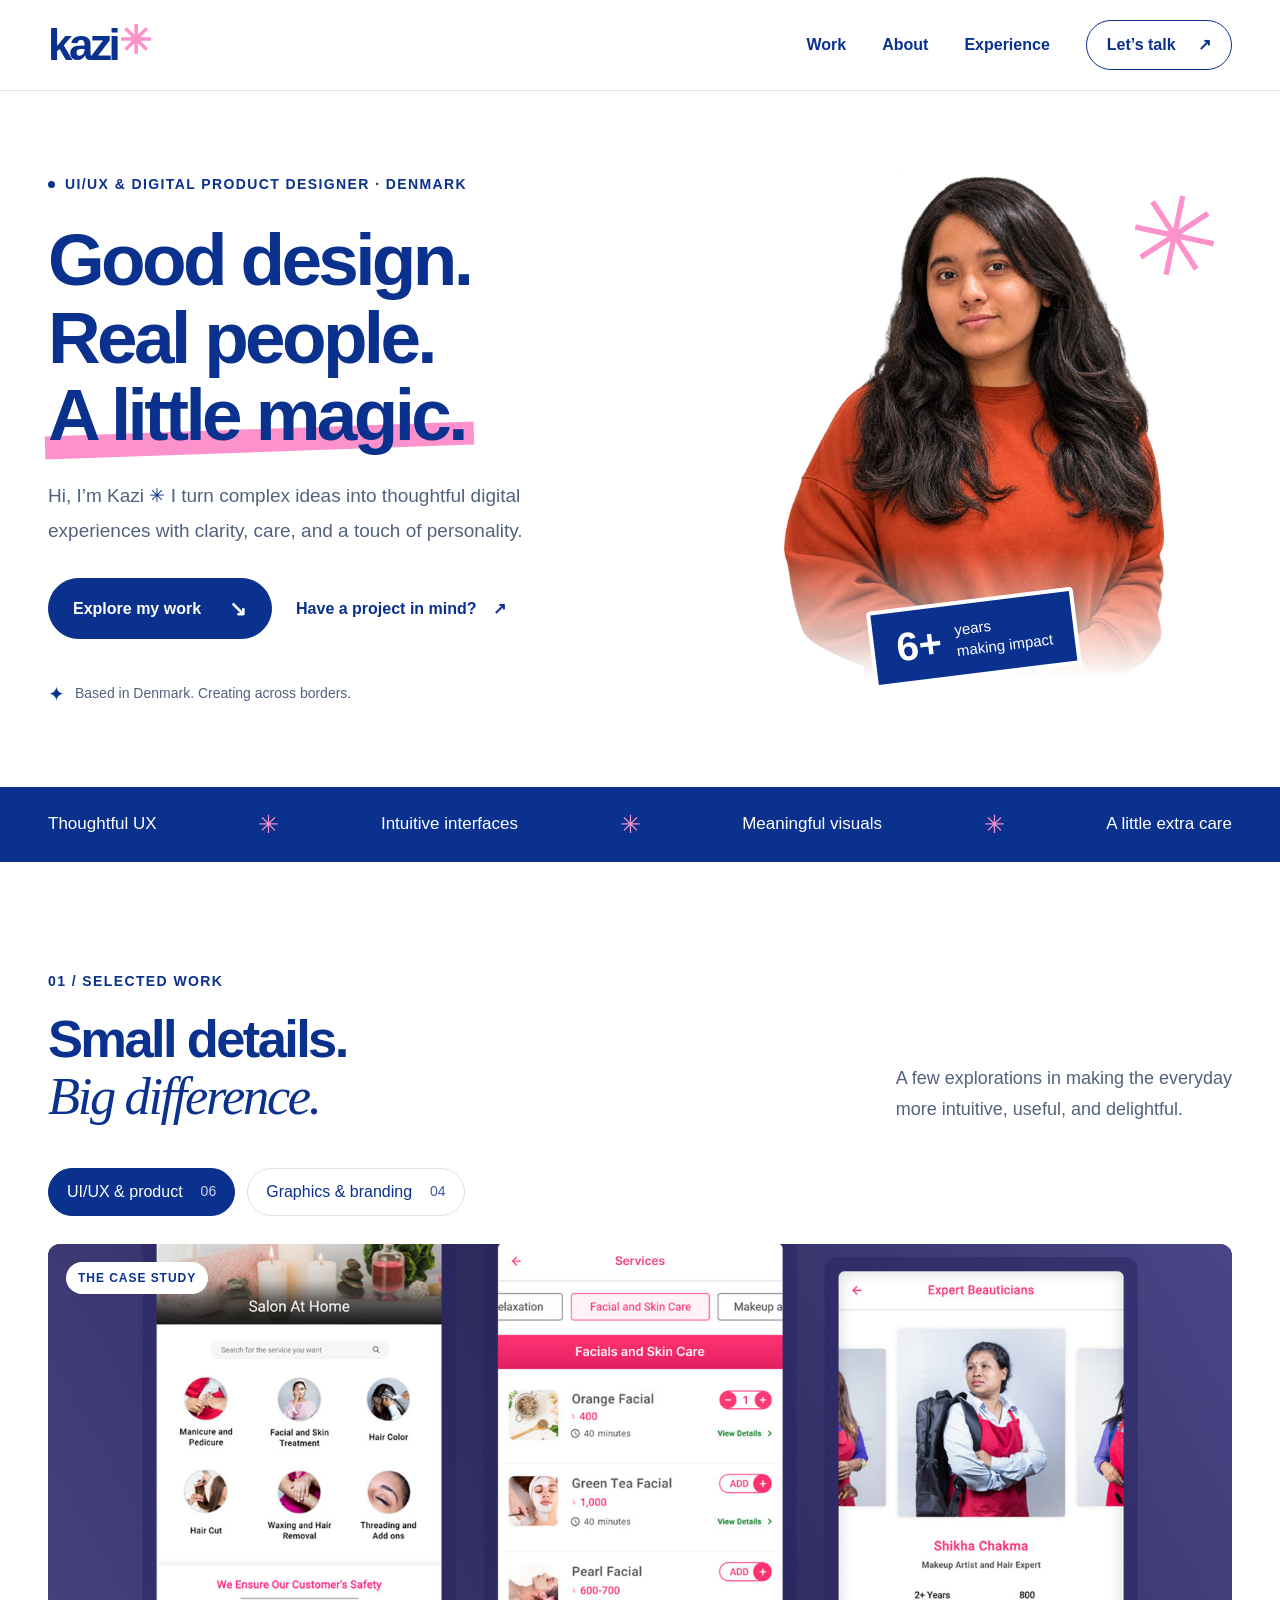
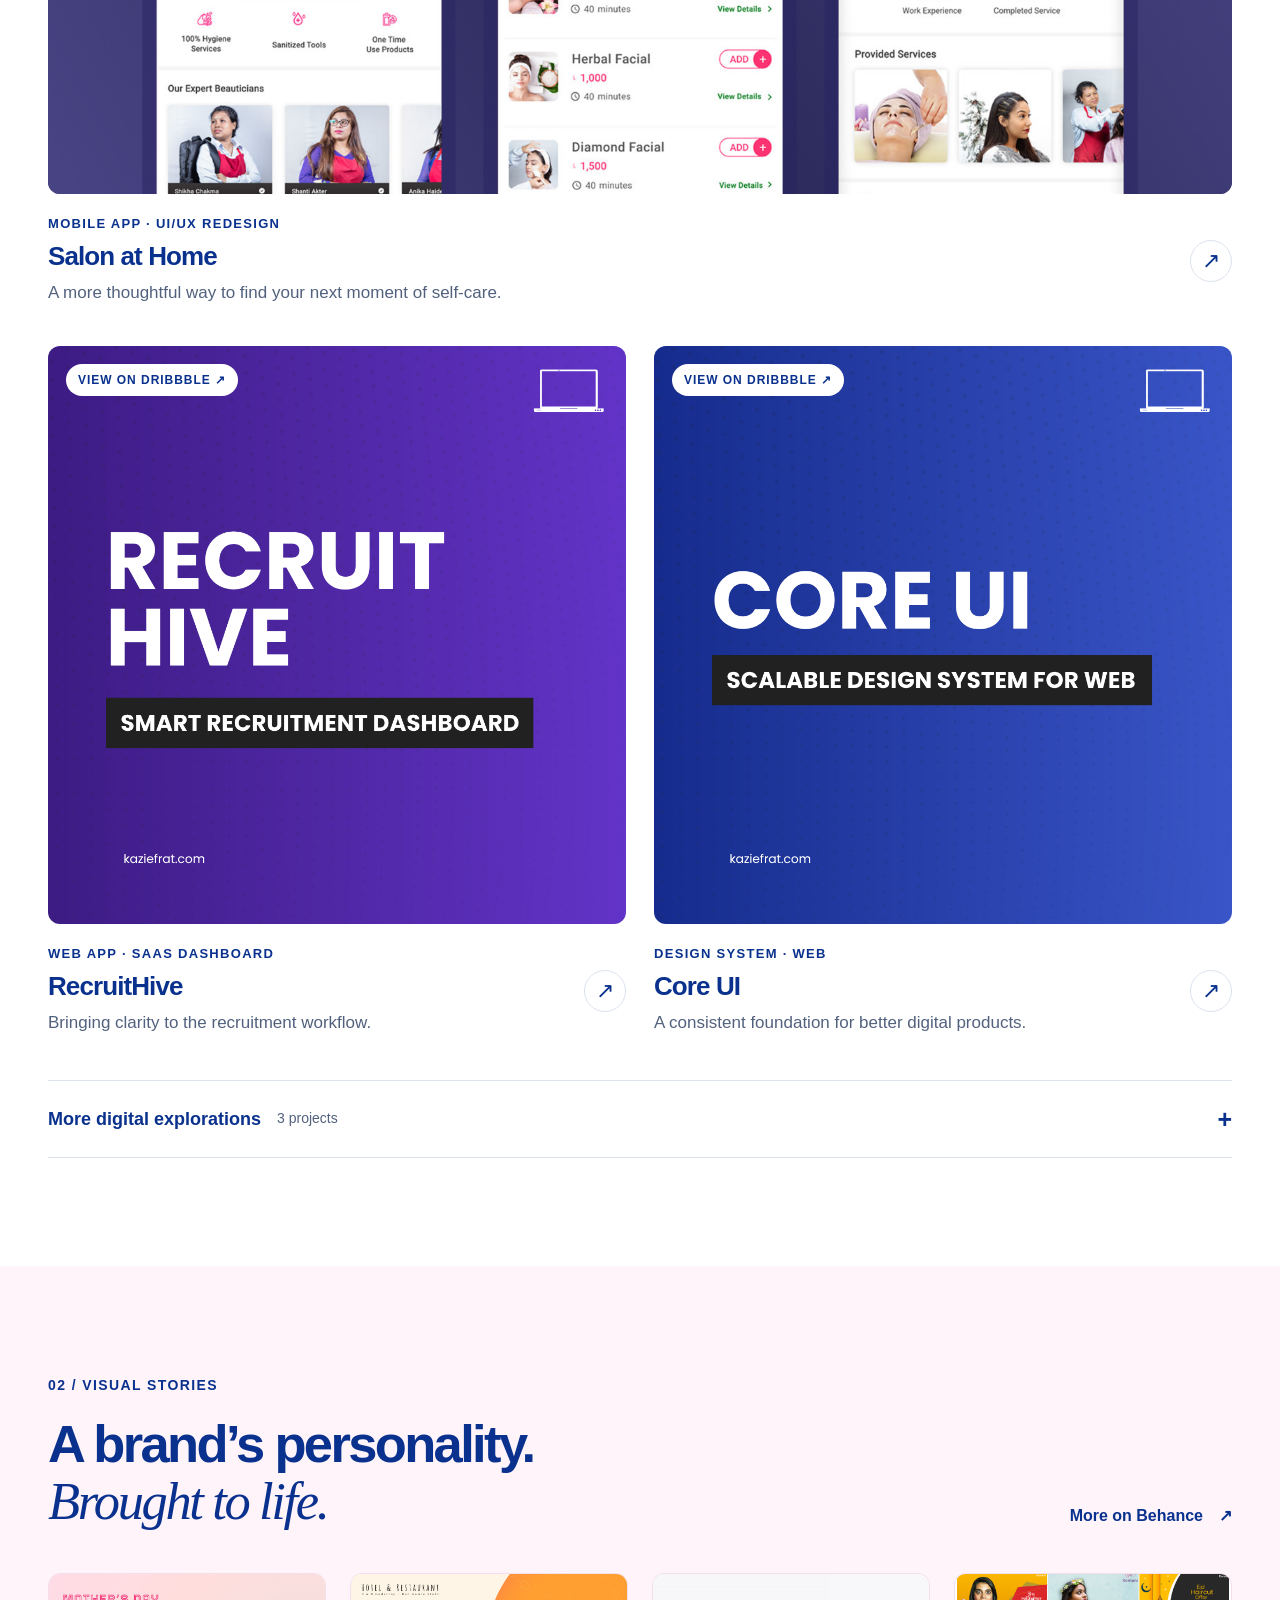
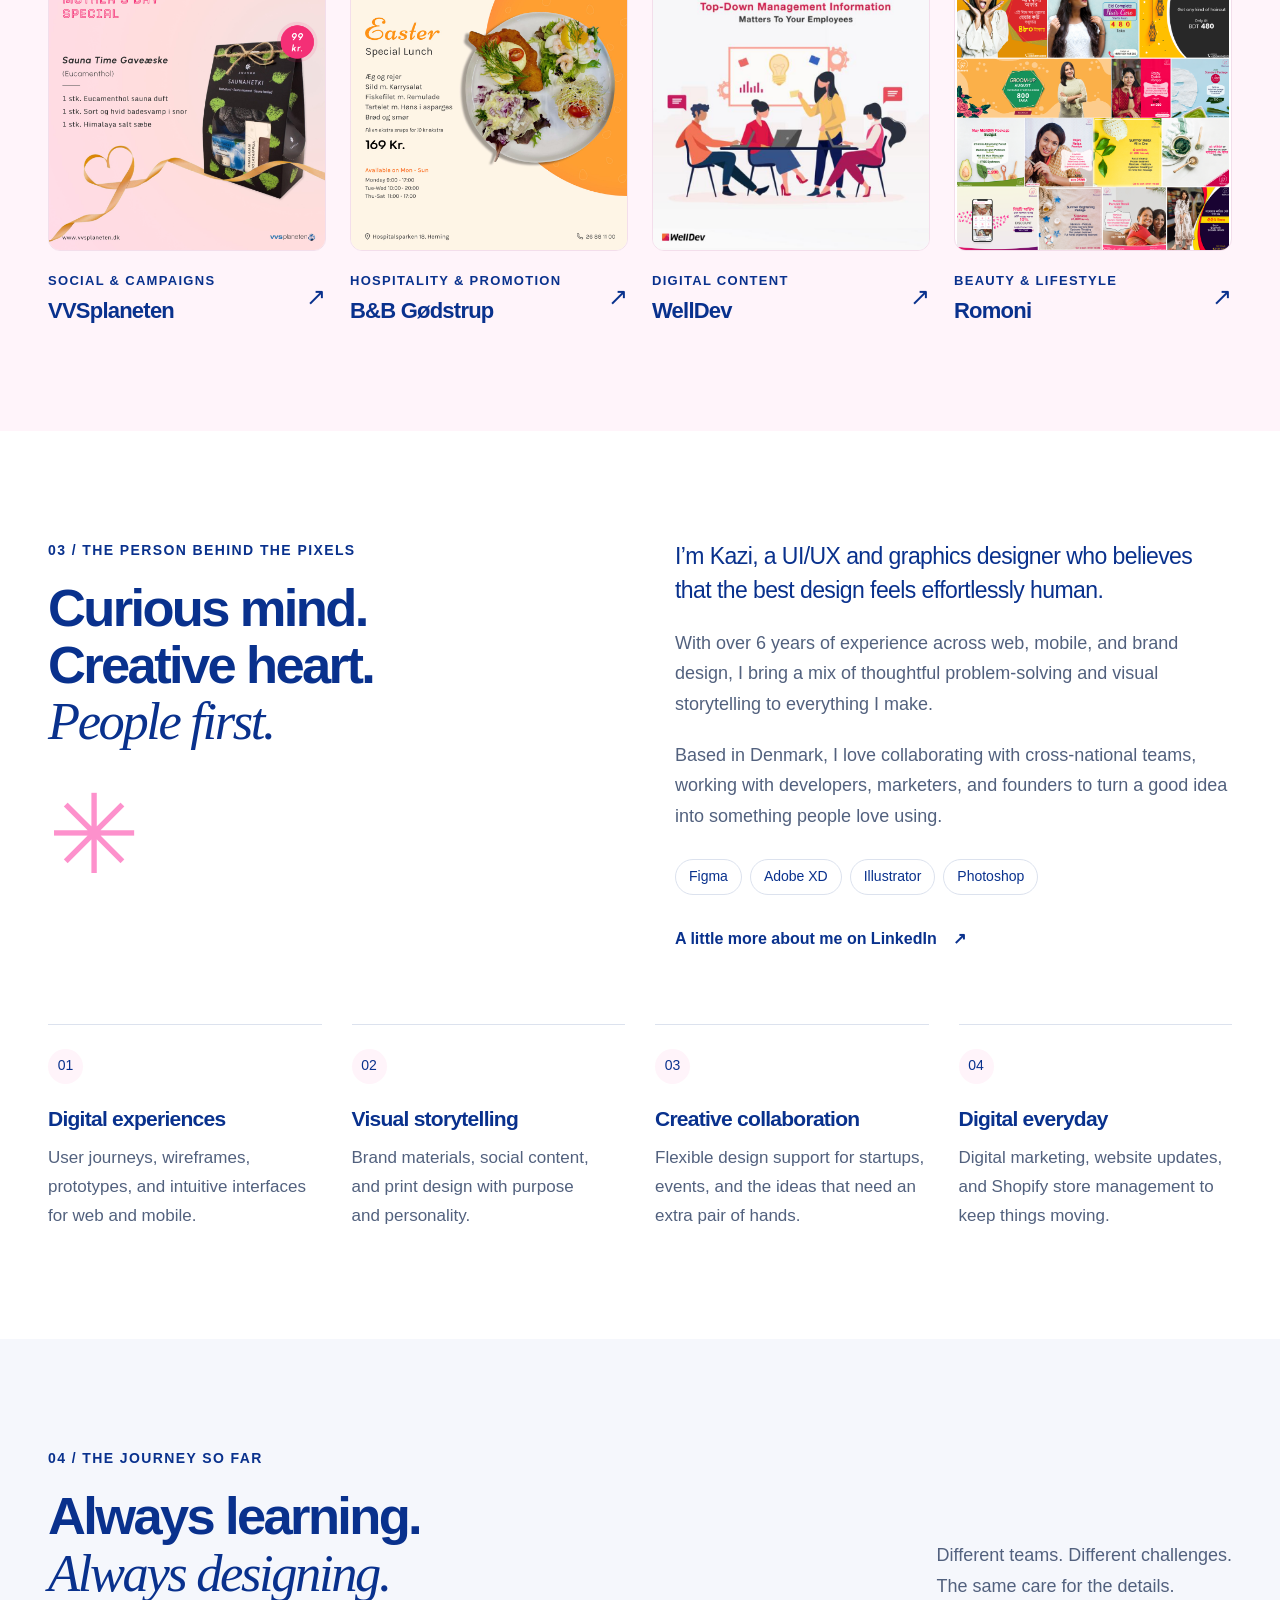
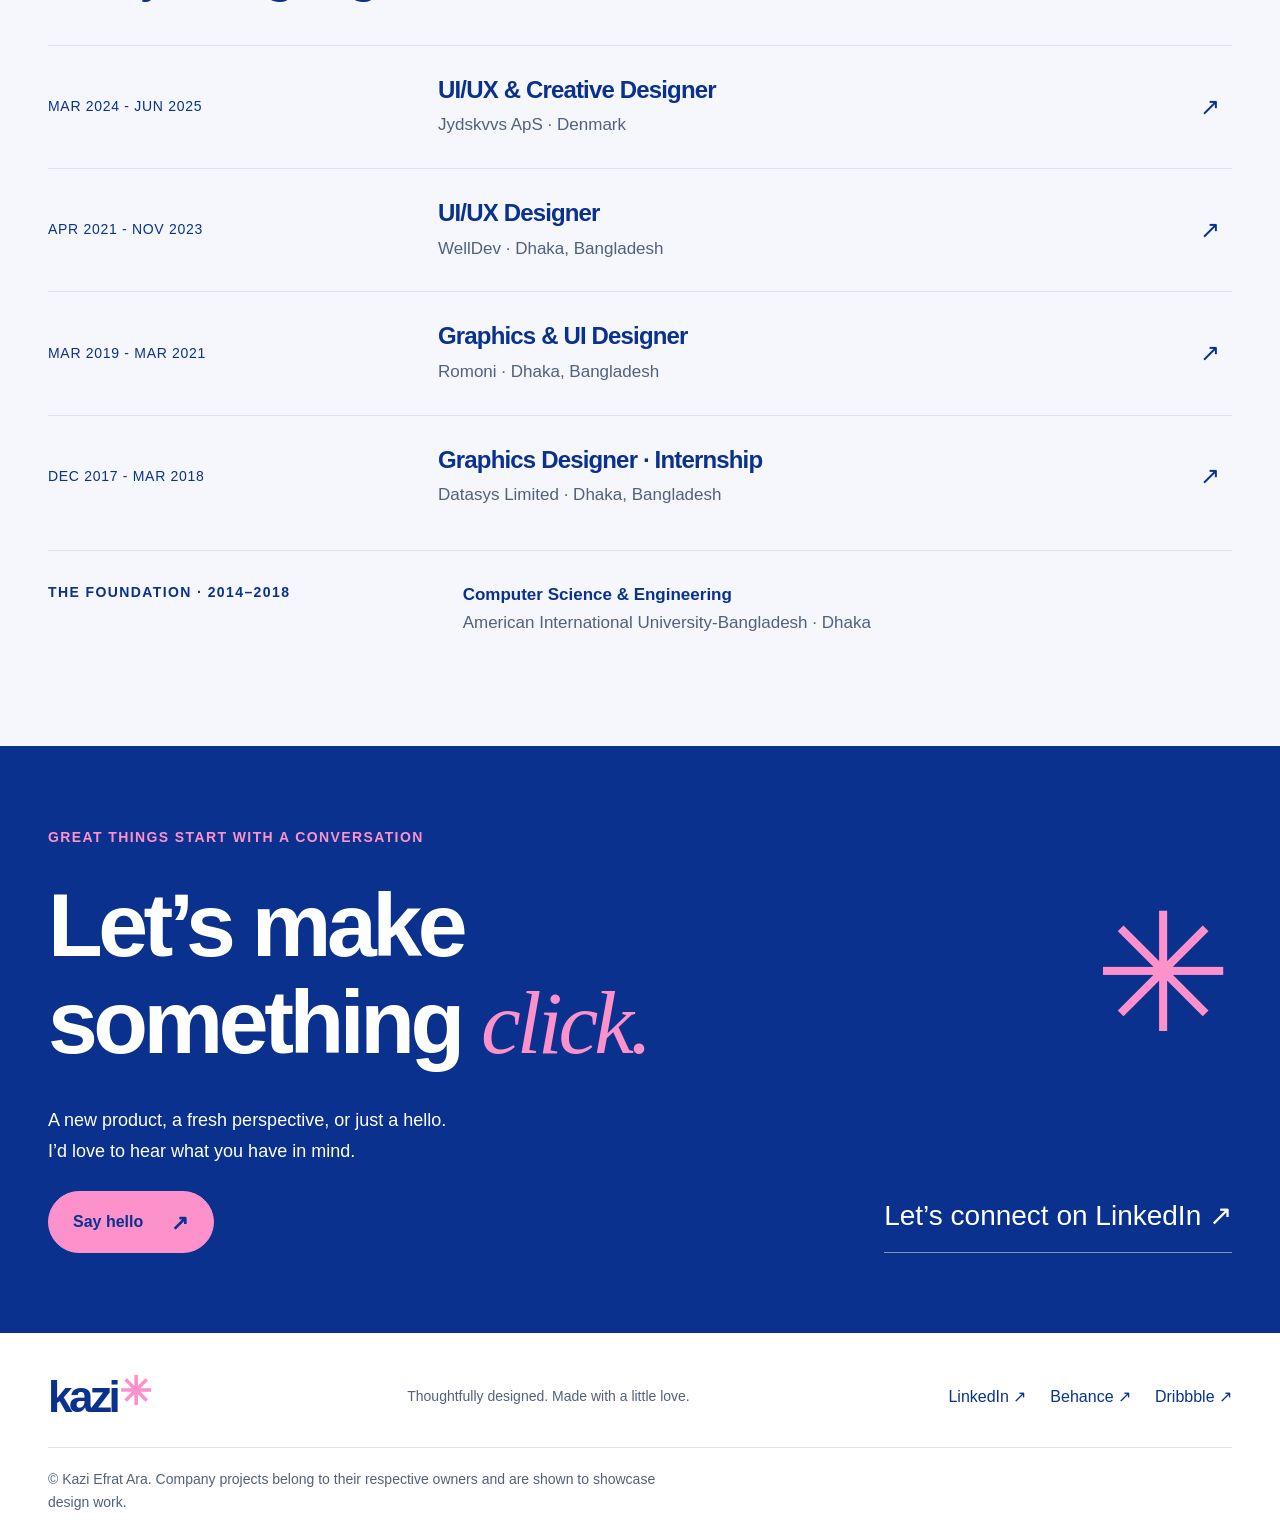
<file: index.html>
<!DOCTYPE html>
<html lang="en">
<head>
    <meta charset="UTF-8">
    <meta name="viewport" content="width=device-width, initial-scale=1">
    <meta name="description" content="Kazi Efrat Ara, UI/UX, product and visual designer based in Denmark. Thoughtful digital experiences with a little personality.">
    <meta name="author" content="Kazi Efrat Ara">
    <meta name="theme-color" content="#09318D">
    <meta property="og:title" content="Kazi Efrat Ara | Design with people in mind">
    <meta property="og:description" content="Explore my work in UI/UX, product design and brand storytelling. Based in Denmark, creating across borders.">
    <meta property="og:image" content="https://kaziefrat.com/assets/images/kazi-efrat-portrait.jpeg">
    <meta property="og:url" content="https://kaziefrat.com/">
    <meta property="og:type" content="website">
    <meta name="twitter:card" content="summary_large_image">
    <link rel="canonical" href="https://kaziefrat.com/">
    <link rel="icon" href="assets/images/favicon.ico">
    <link rel="stylesheet" href="assets/css/portfolio.css">
    <title>Kazi Efrat Ara | UI/UX & Visual Designer</title>
</head>
<body>
    <a class="skip-link" href="#main">Skip to content</a>
    <header class="site-header">
        <div class="container header-inner">
            <a class="wordmark" href="index.html" aria-label="Kazi home">kazi<span aria-hidden="true">✳</span></a>
            <nav aria-label="Main navigation">
                <a href="#work">Work</a>
                <a href="#about">About</a>
                <a href="#experience">Experience</a>
                <a class="nav-contact" href="https://www.linkedin.com/in/efratara/" target="_blank" rel="noopener noreferrer">Let’s talk <span aria-hidden="true">↗</span></a>
            </nav>
        </div>
    </header>

    <main id="main">
        <section class="hero container" aria-labelledby="hero-title">
            <div class="hero-copy">
                <p class="eyebrow"><span class="little-dot" aria-hidden="true"></span> UI/UX & DIGITAL PRODUCT DESIGNER · DENMARK</p>
                <h1 id="hero-title">Good design.<br>Real people.<br><span class="highlight">A little magic.</span></h1>
                <p class="hero-intro">Hi, I’m Kazi <span aria-hidden="true">✳</span> I turn complex ideas into thoughtful digital experiences with clarity, care, and a touch of personality.</p>
                <div class="hero-actions">
                    <a class="button" href="#work">Explore my work <span aria-hidden="true">↘</span></a>
                    <a class="text-link" href="#contact">Have a project in mind? <span aria-hidden="true">↗</span></a>
                </div>
                <div class="hero-footnote"><span class="tiny-star" aria-hidden="true">✦</span> Based in Denmark. Creating across borders.</div>
            </div>
            <div class="hero-art">
                <span class="art-star" aria-hidden="true">✳</span>
                <figure class="portrait">
                    <img class="hero-portrait" src="assets/images/kazi-efrat-portrait.jpeg" alt="Portrait of Kazi Efrat Ara" width="1083" height="1453" fetchpriority="high">
                    <figcaption class="experience-sticker"><strong>6+</strong><span>years<br>making impact</span></figcaption>
                </figure>
            </div>
        </section>

        <div class="discipline-strip" aria-label="Design specialties">
            <div class="container"><span>Thoughtful UX</span><span aria-hidden="true">✳</span><span>Intuitive interfaces</span><span aria-hidden="true">✳</span><span>Meaningful visuals</span><span aria-hidden="true">✳</span><span>A little extra care</span></div>
        </div>

        <section class="section container" id="work" aria-labelledby="work-title">
            <div class="section-heading">
                <div><p class="eyebrow">01 / SELECTED WORK</p><h2 id="work-title">Small details.<br><span class="serif">Big difference.</span></h2></div>
                <p>A few explorations in making the everyday<br class="desktop-break"> more intuitive, useful, and delightful.</p>
            </div>
            <div class="work-navigation" aria-label="Project categories"><a class="category-link" href="#digital">UI/UX & product <span>06</span></a><a class="category-link" href="#visual">Graphics & branding <span>04</span></a></div>
            <div class="project-grid" id="digital">
                <a class="project-card project-featured" href="romoni-portfolio.html">
                    <div class="project-image"><img src="assets/images/latest-portfolio/romoni-thumbnail.png" alt="Salon at Home app: service discovery, booking, and beautician profile screens" width="2000" height="1299" loading="lazy"><span class="image-label">THE CASE STUDY</span></div>
                    <div class="project-caption"><div><p class="eyebrow">MOBILE APP · UI/UX REDESIGN</p><h3>Salon at Home</h3><p>A more thoughtful way to find your next moment of self-care.</p></div><span class="circle-arrow" aria-hidden="true">↗</span></div>
                </a>
                <a class="project-card" href="https://dribbble.com/shots/19158637-RecruitHive-Recruitment-Dashboard" target="_blank" rel="noopener noreferrer">
                    <div class="project-image"><img src="assets/images/portfolio/recruithive.png" alt="RecruitHive smart recruitment dashboard project cover" width="1080" height="1080" loading="lazy"><span class="image-label">VIEW ON DRIBBBLE ↗</span></div>
                    <div class="project-caption"><div><p class="eyebrow">WEB APP · SAAS DASHBOARD</p><h3>RecruitHive</h3><p>Bringing clarity to the recruitment workflow.</p></div><span class="circle-arrow" aria-hidden="true">↗</span></div>
                </a>
                <a class="project-card" href="https://dribbble.com/shots/19109137-Core-UI-Design-System-for-Web" target="_blank" rel="noopener noreferrer">
                    <div class="project-image"><img src="assets/images/portfolio/core-ui.png" alt="Core UI scalable web design system project cover" width="1080" height="1080" loading="lazy"><span class="image-label">VIEW ON DRIBBBLE ↗</span></div>
                    <div class="project-caption"><div><p class="eyebrow">DESIGN SYSTEM · WEB</p><h3>Core UI</h3><p>A consistent foundation for better digital products.</p></div><span class="circle-arrow" aria-hidden="true">↗</span></div>
                </a>
            </div>
            <details class="more-work">
                <summary>More digital explorations <span class="details-hint">3 projects</span><span class="plus" aria-hidden="true">+</span></summary>
                <div class="project-grid small-grid">
                    <a class="project-card" href="https://dribbble.com/shots/14752308-Virtual-Fit" target="_blank" rel="noopener noreferrer"><div class="project-image"><img src="assets/images/portfolio/virtual-fit.png" alt="Virtual Fit product design project cover" width="1080" height="1080" loading="lazy"></div><div class="project-caption"><div><p class="eyebrow">PRODUCT DESIGN</p><h3>Virtual Fit</h3></div><span class="circle-arrow" aria-hidden="true">↗</span></div></a>
                    <a class="project-card" href="https://dribbble.com/shots/14730151-OnBeats-Music-Application" target="_blank" rel="noopener noreferrer"><div class="project-image"><img src="assets/images/portfolio/onbeats.png" alt="OnBeats music application concept cover" width="1080" height="1080" loading="lazy"></div><div class="project-caption"><div><p class="eyebrow">MOBILE APP CONCEPT</p><h3>OnBeats</h3></div><span class="circle-arrow" aria-hidden="true">↗</span></div></a>
                    <a class="project-card" href="https://dribbble.com/shots/14750238-ChatBot-Admin-Panel" target="_blank" rel="noopener noreferrer"><div class="project-image"><img src="assets/images/portfolio/chatbot.png" alt="ChatBot admin panel design project cover" width="1080" height="1080" loading="lazy"></div><div class="project-caption"><div><p class="eyebrow">ADMIN INTERFACE</p><h3>ChatBot</h3></div><span class="circle-arrow" aria-hidden="true">↗</span></div></a>
                </div>
            </details>
        </section>

        <section class="visual-section" id="visual" aria-labelledby="visual-title">
            <div class="container section">
                <div class="section-heading"><div><p class="eyebrow">02 / VISUAL STORIES</p><h2 id="visual-title">A brand’s personality.<br><span class="serif">Brought to life.</span></h2></div><a class="text-link" href="https://www.behance.net/efratkazi54e4a" target="_blank" rel="noopener noreferrer">More on Behance <span aria-hidden="true">↗</span></a></div>
                <div class="brand-grid">
                    <a class="project-card" href="https://www.behance.net/gallery/232258321/VVSPlaneten-Social-Media-Content-Designs" target="_blank" rel="noopener noreferrer"><div class="project-image"><img src="assets/images/portfolio/vvs-mothers-day-special.jpg" alt="VVSplaneten Mother’s Day campaign design" loading="lazy"></div><div class="project-caption"><div><p class="eyebrow">SOCIAL & CAMPAIGNS</p><h3>VVSplaneten</h3></div><span aria-hidden="true">↗</span></div></a>
                    <a class="project-card" href="https://www.behance.net/gallery/199835993/Hotel-Restaurant-Promotion" target="_blank" rel="noopener noreferrer"><div class="project-image"><img src="assets/images/portfolio/bb-godstrup-social-media.jpg" alt="B&B Gødstrup hotel and restaurant Easter promotion" loading="lazy"></div><div class="project-caption"><div><p class="eyebrow">HOSPITALITY & PROMOTION</p><h3>B&B Gødstrup</h3></div><span aria-hidden="true">↗</span></div></a>
                    <a class="project-card" href="https://www.behance.net/gallery/229630519/WellDev-Social-Media-Contents" target="_blank" rel="noopener noreferrer"><div class="project-image"><img src="assets/images/portfolio/well-dev-social-media.png" alt="Collection of WellDev social media designs" loading="lazy"></div><div class="project-caption"><div><p class="eyebrow">DIGITAL CONTENT</p><h3>WellDev</h3></div><span aria-hidden="true">↗</span></div></a>
                    <a class="project-card" href="https://www.behance.net/gallery/86685681/Social-Media-Content-Design" target="_blank" rel="noopener noreferrer"><div class="project-image"><img src="assets/images/portfolio/collection-social-media.png" alt="Romoni beauty and lifestyle social media designs" loading="lazy"></div><div class="project-caption"><div><p class="eyebrow">BEAUTY & LIFESTYLE</p><h3>Romoni</h3></div><span aria-hidden="true">↗</span></div></a>
                </div>
            </div>
        </section>

        <section class="section container about-section" id="about" aria-labelledby="about-title">
            <div class="about-heading"><p class="eyebrow">03 / THE PERSON BEHIND THE PIXELS</p><h2 id="about-title">Curious mind.<br>Creative heart.<br><span class="serif">People first.</span></h2><span class="about-flower" aria-hidden="true">✳</span></div>
            <div class="about-copy"><p class="lead">I’m Kazi, a UI/UX and graphics designer who believes that the best design feels effortlessly human.</p><p>With over 6 years of experience across web, mobile, and brand design, I bring a mix of thoughtful problem-solving and visual storytelling to everything I make.</p><p>Based in Denmark, I love collaborating with cross-national teams, working with developers, marketers, and founders to turn a good idea into something people love using.</p><div class="tool-tags" aria-label="Design tools"><span>Figma</span><span>Adobe XD</span><span>Illustrator</span><span>Photoshop</span></div><a class="text-link" href="https://www.linkedin.com/in/efratara/" target="_blank" rel="noopener noreferrer">A little more about me on LinkedIn <span aria-hidden="true">↗</span></a></div>
            <div class="services-grid">
                <article><span class="service-number">01</span><h3>Digital experiences</h3><p>User journeys, wireframes, prototypes, and intuitive interfaces for web and mobile.</p></article>
                <article><span class="service-number">02</span><h3>Visual storytelling</h3><p>Brand materials, social content, and print design with purpose and personality.</p></article>
                <article><span class="service-number">03</span><h3>Creative collaboration</h3><p>Flexible design support for startups, events, and the ideas that need an extra pair of hands.</p></article>
                <article><span class="service-number">04</span><h3>Digital everyday</h3><p>Digital marketing, website updates, and Shopify store management to keep things moving.</p></article>
            </div>
        </section>

        <section class="experience-section" id="experience" aria-labelledby="experience-title"><div class="container section">
            <div class="section-heading"><div><p class="eyebrow">04 / THE JOURNEY SO FAR</p><h2 id="experience-title">Always learning.<br><span class="serif">Always designing.</span></h2></div><p>Different teams. Different challenges.<br>The same care for the details.</p></div>
            <ol class="experience-list">
                <li><span class="experience-date">MAR 2024 - JUN 2025</span><div><h3>UI/UX & Creative Designer</h3><p>Jydskvvs ApS · Denmark</p></div><a href="https://www.vvsplaneten.dk/" target="_blank" rel="noopener noreferrer" aria-label="Visit VVSplaneten (opens in a new tab)">↗</a></li>
                <li><span class="experience-date">APR 2021 - NOV 2023</span><div><h3>UI/UX Designer</h3><p>WellDev · Dhaka, Bangladesh</p></div><a href="https://www.welldev.io/" target="_blank" rel="noopener noreferrer" aria-label="Visit WellDev (opens in a new tab)">↗</a></li>
                <li><span class="experience-date">MAR 2019 - MAR 2021</span><div><h3>Graphics & UI Designer</h3><p>Romoni · Dhaka, Bangladesh</p></div><a href="https://romoni.com.bd/" target="_blank" rel="noopener noreferrer" aria-label="Visit Romoni (opens in a new tab)">↗</a></li>
                <li><span class="experience-date">DEC 2017 - MAR 2018</span><div><h3>Graphics Designer · Internship</h3><p>Datasys Limited · Dhaka, Bangladesh</p></div><a href="https://datasysbd.com/" target="_blank" rel="noopener noreferrer" aria-label="Visit Datasys (opens in a new tab)">↗</a></li>
            </ol>
            <div class="education"><span class="eyebrow">THE FOUNDATION · 2014–2018</span><p><strong>Computer Science & Engineering</strong><br>American International University-Bangladesh · Dhaka</p></div>
        </div></section>

        <section class="contact-section" id="contact" aria-labelledby="contact-title"><div class="container">
            <p class="eyebrow">GREAT THINGS START WITH A CONVERSATION</p><div class="contact-heading"><h2 id="contact-title">Let’s make<br>something <span class="serif">click.</span></h2><span aria-hidden="true">✳</span></div>
            <div class="contact-bottom"><div><p>A new product, a fresh perspective, or just a hello.<br>I’d love to hear what you have in mind.</p><a class="button button-pink" href="https://www.linkedin.com/in/efratara/" target="_blank" rel="noopener noreferrer">Say hello <span aria-hidden="true">↗</span></a></div><a class="email-link" href="https://www.linkedin.com/in/efratara/" target="_blank" rel="noopener noreferrer">Let’s connect on LinkedIn <span aria-hidden="true">↗</span></a></div>
        </div></section>
    </main>
    <footer class="site-footer container"><div class="footer-top"><a class="wordmark" href="index.html" aria-label="Kazi home">kazi<span aria-hidden="true">✳</span></a><p>Thoughtfully designed. Made with a little love.</p><div class="social-links"><a href="https://www.linkedin.com/in/efratara/" target="_blank" rel="noopener noreferrer">LinkedIn ↗</a><a href="https://www.behance.net/efratkazi54e4a" target="_blank" rel="noopener noreferrer">Behance ↗</a><a href="https://dribbble.com/Kazi_Efrat" target="_blank" rel="noopener noreferrer">Dribbble ↗</a></div></div><div class="footer-bottom"><p>© Kazi Efrat Ara. Company projects belong to their respective owners and are shown to showcase design work.</p></div></footer>
</body>
</html>
</file>
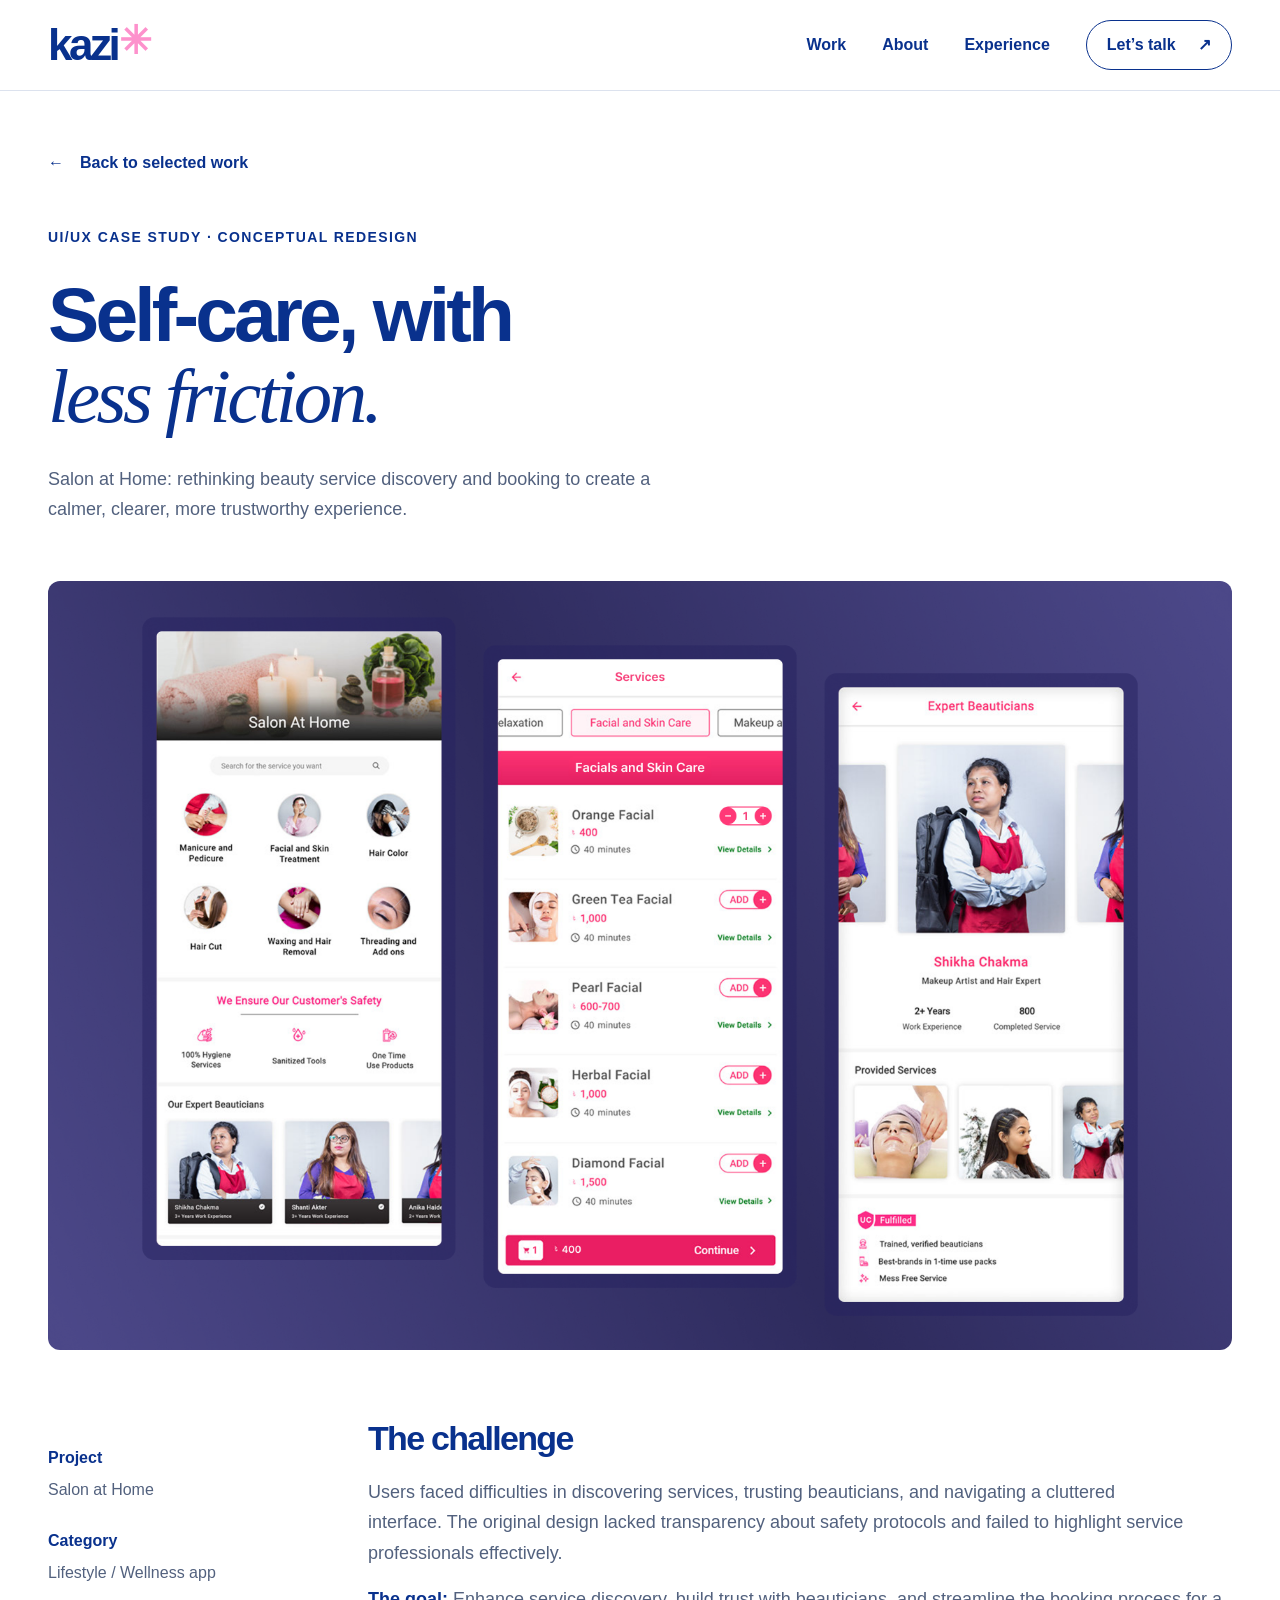
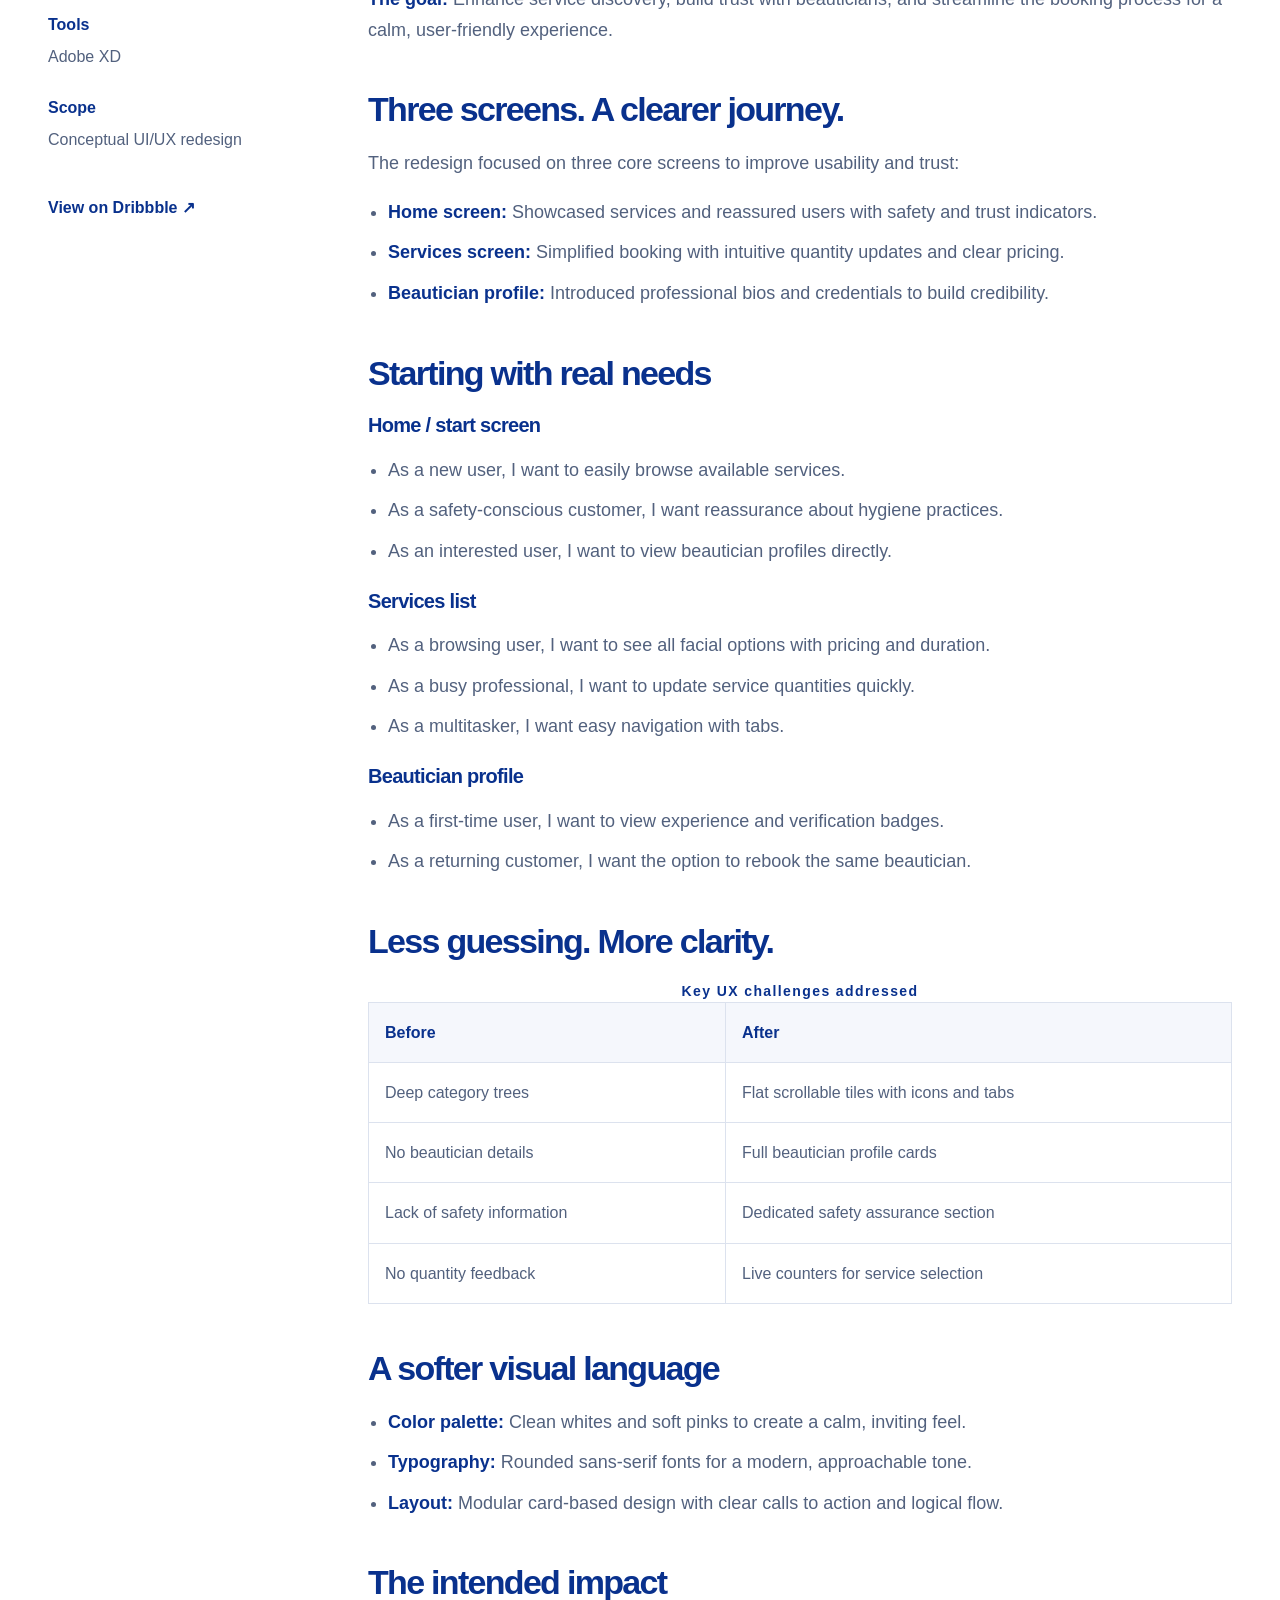
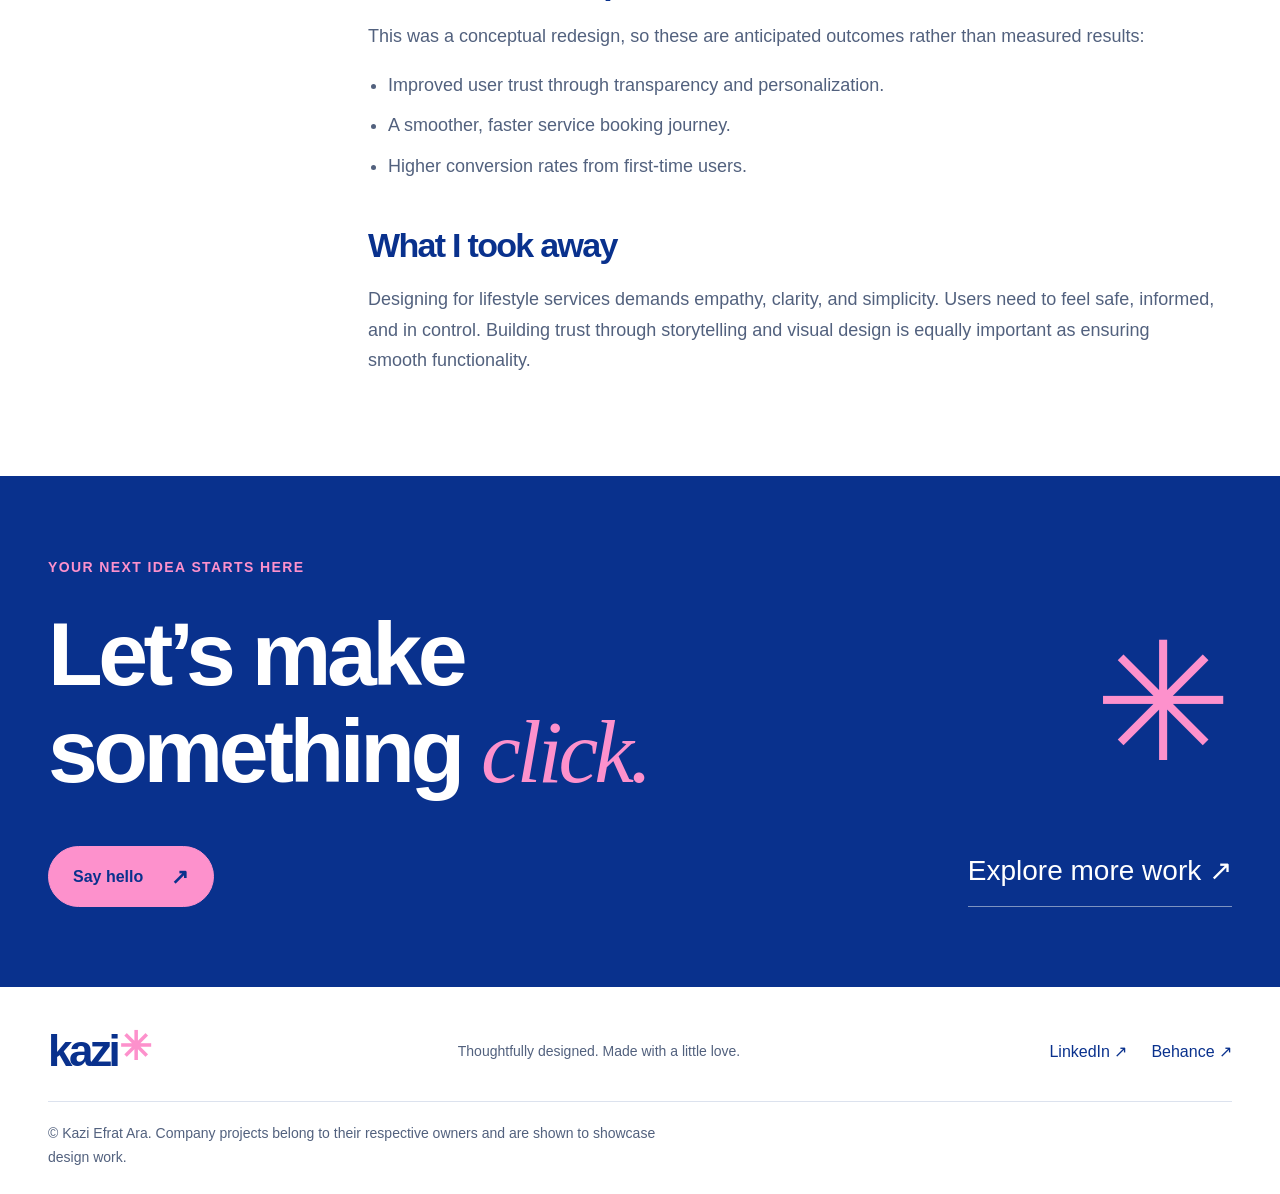
<file: romoni-portfolio.html>
<!DOCTYPE html>
<html lang="en">
<head>
    <meta charset="UTF-8">
    <meta name="viewport" content="width=device-width, initial-scale=1">
    <meta name="description" content="Salon at Home: a conceptual beauty services app redesign by Kazi Efrat Ara, focused on service discovery, trust, and easier bookings.">
    <meta name="theme-color" content="#09318D">
    <link rel="icon" href="assets/images/favicon.ico">
    <link rel="stylesheet" href="assets/css/portfolio.css">
    <title>Salon at Home | Case Study | Kazi Efrat Ara</title>
</head>
<body>
    <a class="skip-link" href="#main">Skip to content</a>
    <header class="site-header"><div class="container header-inner"><a class="wordmark" href="index.html" aria-label="Kazi home">kazi<span aria-hidden="true">✳</span></a><nav aria-label="Main navigation"><a href="index.html#work">Work</a><a href="index.html#about">About</a><a href="index.html#experience">Experience</a><a class="nav-contact" href="https://www.linkedin.com/in/efratara/" target="_blank" rel="noopener noreferrer">Let’s talk <span aria-hidden="true">↗</span></a></nav></div></header>
    <main id="main" class="container">
        <div class="case-hero"><a class="text-link" href="index.html#work"><span aria-hidden="true">←</span> Back to selected work</a><p class="eyebrow">UI/UX CASE STUDY · CONCEPTUAL REDESIGN</p><h1>Self-care, with<br><span class="serif">less friction.</span></h1><p>Salon at Home: rethinking beauty service discovery and booking to create a calmer, clearer, more trustworthy experience.</p></div>
        <img class="case-image" src="assets/images/latest-portfolio/romoni-thumbnail.png" alt="Redesigned Salon at Home screens showing the home page, service selection, and beautician profiles" width="2000" height="1299" fetchpriority="high">
        <div class="case-layout">
            <aside class="case-meta" aria-label="Project overview"><dl><dt>Project</dt><dd>Salon at Home</dd><dt>Category</dt><dd>Lifestyle / Wellness app</dd><dt>Tools</dt><dd>Adobe XD</dd><dt>Scope</dt><dd>Conceptual UI/UX redesign</dd></dl><a class="text-link" href="https://dribbble.com/shots/14755621-Beauty-Service-At-Home" target="_blank" rel="noopener noreferrer">View on Dribbble ↗</a></aside>
            <div class="case-content">
                <section aria-labelledby="challenge"><h2 id="challenge">The challenge</h2><p>Users faced difficulties in discovering services, trusting beauticians, and navigating a cluttered interface. The original design lacked transparency about safety protocols and failed to highlight service professionals effectively.</p><p><strong>The goal:</strong> Enhance service discovery, build trust with beauticians, and streamline the booking process for a calm, user-friendly experience.</p></section>
                <section aria-labelledby="solution"><h2 id="solution">Three screens. A clearer journey.</h2><p>The redesign focused on three core screens to improve usability and trust:</p><ul><li><strong>Home screen:</strong> Showcased services and reassured users with safety and trust indicators.</li><li><strong>Services screen:</strong> Simplified booking with intuitive quantity updates and clear pricing.</li><li><strong>Beautician profile:</strong> Introduced professional bios and credentials to build credibility.</li></ul></section>
                <section aria-labelledby="stories"><h2 id="stories">Starting with real needs</h2><h3>Home / start screen</h3><ul><li>As a new user, I want to easily browse available services.</li><li>As a safety-conscious customer, I want reassurance about hygiene practices.</li><li>As an interested user, I want to view beautician profiles directly.</li></ul><h3>Services list</h3><ul><li>As a browsing user, I want to see all facial options with pricing and duration.</li><li>As a busy professional, I want to update service quantities quickly.</li><li>As a multitasker, I want easy navigation with tabs.</li></ul><h3>Beautician profile</h3><ul><li>As a first-time user, I want to view experience and verification badges.</li><li>As a returning customer, I want the option to rebook the same beautician.</li></ul></section>
                <section aria-labelledby="improvements"><h2 id="improvements">Less guessing. More clarity.</h2><table><caption class="eyebrow">Key UX challenges addressed</caption><thead><tr><th scope="col">Before</th><th scope="col">After</th></tr></thead><tbody><tr><td>Deep category trees</td><td>Flat scrollable tiles with icons and tabs</td></tr><tr><td>No beautician details</td><td>Full beautician profile cards</td></tr><tr><td>Lack of safety information</td><td>Dedicated safety assurance section</td></tr><tr><td>No quantity feedback</td><td>Live counters for service selection</td></tr></tbody></table></section>
                <section aria-labelledby="visual-design"><h2 id="visual-design">A softer visual language</h2><ul><li><strong>Color palette:</strong> Clean whites and soft pinks to create a calm, inviting feel.</li><li><strong>Typography:</strong> Rounded sans-serif fonts for a modern, approachable tone.</li><li><strong>Layout:</strong> Modular card-based design with clear calls to action and logical flow.</li></ul></section>
                <section aria-labelledby="outcome"><h2 id="outcome">The intended impact</h2><p>This was a conceptual redesign, so these are anticipated outcomes rather than measured results:</p><ul><li>Improved user trust through transparency and personalization.</li><li>A smoother, faster service booking journey.</li><li>Higher conversion rates from first-time users.</li></ul></section>
                <section aria-labelledby="learning"><h2 id="learning">What I took away</h2><p>Designing for lifestyle services demands empathy, clarity, and simplicity. Users need to feel safe, informed, and in control. Building trust through storytelling and visual design is equally important as ensuring smooth functionality.</p></section>
            </div>
        </div>
    </main>
    <section class="contact-section" aria-labelledby="next-project"><div class="container"><p class="eyebrow">YOUR NEXT IDEA STARTS HERE</p><div class="contact-heading"><h2 id="next-project">Let’s make<br>something <span class="serif">click.</span></h2><span aria-hidden="true">✳</span></div><div class="contact-bottom"><a class="button button-pink" href="https://www.linkedin.com/in/efratara/" target="_blank" rel="noopener noreferrer">Say hello <span aria-hidden="true">↗</span></a><a class="email-link" href="index.html#work">Explore more work ↗</a></div></div></section>
    <footer class="site-footer container"><div class="footer-top"><a class="wordmark" href="index.html" aria-label="Kazi home">kazi<span aria-hidden="true">✳</span></a><p>Thoughtfully designed. Made with a little love.</p><div class="social-links"><a href="https://www.linkedin.com/in/efratara/" target="_blank" rel="noopener noreferrer">LinkedIn ↗</a><a href="https://www.behance.net/efratkazi54e4a" target="_blank" rel="noopener noreferrer">Behance ↗</a></div></div><div class="footer-bottom"><p>© Kazi Efrat Ara. Company projects belong to their respective owners and are shown to showcase design work.</p></div></footer>
</body>
</html>
</file>
<file: assets/css/portfolio.css>
:root {
    --blue: #09318D;
    --white: #FFFFFF;
    --pink: #FD91CC;
    --muted: #52617e;
    --line: #dce2ee;
    --wash: #f5f7fc;
    --blush: #fff4fa;
}
* { box-sizing: border-box; }
html { scroll-behavior: smooth; scroll-padding-top: 110px; }
body { margin: 0; background: var(--white); color: var(--blue); font-family: "Avenir Next", Avenir, "Segoe UI", sans-serif; font-size: 18px; line-height: 1.7; -webkit-font-smoothing: antialiased; }
::selection { color: var(--blue); background: var(--pink); }
a { color: inherit; text-decoration: none; }
button, a, summary { -webkit-tap-highlight-color: transparent; }
a:focus-visible, summary:focus-visible { outline: 3px solid var(--blue); outline-offset: 6px; }
img { display: block; max-width: 100%; height: auto; }
h1, h2, h3, p, figure { margin: 0; }
h1, h2, h3 { font-weight: 650; line-height: 1.08; letter-spacing: -.05em; }
h2 { font-size: clamp(36px, 4.1vw, 58px); }
h3 { font-size: 26px; letter-spacing: -.035em; }
p { text-wrap: pretty; }
.container { width: min(1200px, calc(100% - 96px)); margin-inline: auto; }
.section { padding-block: 108px; }
.eyebrow { font-size: 14px; font-weight: 650; letter-spacing: .1em; line-height: 1.6; }
.serif { font-family: Georgia, "Times New Roman", serif; font-weight: 400; font-style: italic; letter-spacing: -.045em; }
.skip-link { position: fixed; top: -100px; left: 16px; z-index: 20; padding: 12px 20px; background: var(--pink); font-weight: 700; }
.skip-link:focus { top: 16px; }
.site-header { position: sticky; top: 0; z-index: 10; background: var(--white); border-bottom: 1px solid var(--line); }
.header-inner { height: 90px; display: flex; align-items: center; justify-content: space-between; gap: 20px; }
.wordmark { display: inline-flex; align-items: center; gap: 2px; font-size: 44px; font-weight: 800; line-height: 1; letter-spacing: -.08em; }
.wordmark span { color: var(--pink); font-size: 39px; margin-top: -10px; }
nav { display: flex; align-items: center; gap: 36px; font-size: 16px; font-weight: 600; }
nav a { padding-block: 12px; }
nav a:hover, .text-link:hover, .social-links a:hover { text-decoration: underline; text-underline-offset: 6px; }
nav .nav-contact { padding: 10px 20px; border: 1px solid var(--blue); border-radius: 30px; }
.nav-contact span { margin-left: 18px; }
.hero { display: grid; grid-template-columns: 1.2fr 1fr; gap: 50px; align-items: center; padding-block: 76px 70px; }
.hero .eyebrow { display: flex; align-items: center; gap: 10px; }
.little-dot { width: 7px; height: 7px; background: var(--blue); border-radius: 50%; }
h1 { font-size: clamp(52px, 5.7vw, 80px); line-height: 1.06; margin: 26px 0; }
.highlight { position: relative; z-index: 0; white-space: nowrap; }
.highlight::after { content: ""; position: absolute; z-index: -1; left: -3px; right: -9px; bottom: 3px; height: 29%; background: var(--pink); transform: rotate(-2deg); }
.hero-intro { max-width: 480px; font-size: 19px; color: var(--muted); line-height: 1.8; }
.hero-intro span { color: var(--blue); }
.hero-actions { display: flex; flex-wrap: wrap; align-items: center; gap: 24px; margin-top: 30px; }
.button { display: inline-flex; justify-content: center; align-items: center; gap: 28px; padding: 16px 24px; border: 1px solid var(--blue); border-radius: 40px; background: var(--blue); color: var(--white); font-size: 16px; font-weight: 600; transition: background .2s, color .2s, transform .2s; }
.button:hover { background: var(--pink); color: var(--blue); transform: translateY(-2px); }
.button span { font-size: 21px; line-height: 1; }
.text-link { display: inline-flex; align-items: center; gap: 16px; font-size: 16px; font-weight: 600; }
.hero-footnote { display: flex; align-items: center; gap: 10px; font-size: 14px; color: var(--muted); margin-top: 38px; }
.tiny-star { color: var(--blue); font-size: 20px; }
.hero-art { position: relative; display: grid; place-items: center; min-height: 470px; padding-bottom: 40px; isolation: isolate; }
.portrait { position: relative; width: min(380px, 100%); }
.hero-portrait { width: 100%; height: auto; mask-image: linear-gradient(to bottom, #000 75%, transparent 100%); }
.experience-sticker { position: absolute; bottom: 0; left: 50%; transform: translateX(-50%) rotate(-7deg); display: flex; align-items: center; gap: 14px; padding: 14px 22px; border: 4px solid var(--white); border-radius: 4px; background: var(--blue); color: var(--white); white-space: nowrap; }
.experience-sticker strong { font-size: 40px; line-height: 1; }
.experience-sticker span { font-size: 15px; line-height: 1.4; }
.art-star { position: absolute; right: 12px; top: 15px; color: var(--pink); font-size: 110px; line-height: 1; z-index: 1; transform: rotate(12deg); }
.discipline-strip { background: var(--blue); color: var(--white); padding-block: 23px; }
.discipline-strip .container { display: flex; justify-content: space-between; align-items: center; gap: 16px; font-size: 17px; font-weight: 500; }
.discipline-strip [aria-hidden] { color: var(--pink); font-size: 25px; line-height: 1; }
.section-heading { display: flex; align-items: flex-end; justify-content: space-between; gap: 32px; margin-bottom: 44px; }
.section-heading .eyebrow, .about-heading .eyebrow { margin-bottom: 19px; }
.section-heading > p { font-size: 18px; color: var(--muted); max-width: 390px; }
.work-navigation { display: flex; flex-wrap: wrap; gap: 12px; padding-bottom: 28px; }
.category-link { display: inline-flex; align-items: center; gap: 18px; padding: 9px 18px; border: 1px solid var(--line); border-radius: 30px; font-size: 16px; }
.category-link:first-child, .category-link:hover { background: var(--blue); color: var(--white); border-color: var(--blue); }
.category-link span { font-size: 14px; opacity: .8; }
.project-grid { display: grid; grid-template-columns: repeat(2, minmax(0, 1fr)); gap: 38px 28px; }
.project-featured { grid-column: 1 / -1; }
.project-image { position: relative; overflow: hidden; border-radius: 12px; background: var(--wash); }
.project-image img { width: 100%; aspect-ratio: 1; object-fit: contain; transition: transform .4s; }
.project-featured .project-image { background: #363268; }
.project-featured .project-image img { aspect-ratio: 2.15; object-fit: cover; object-position: center 36%; }
.project-card:hover .project-image img { transform: scale(1.025); }
.image-label { position: absolute; top: 18px; left: 18px; padding: 6px 12px; border-radius: 30px; color: var(--blue); background: var(--white); font-size: 12px; letter-spacing: .08em; font-weight: 700; }
.project-caption { display: flex; justify-content: space-between; align-items: center; gap: 16px; padding-top: 20px; }
.project-caption .eyebrow { font-size: 13px; margin-bottom: 7px; }
.project-caption p:not(.eyebrow) { margin-top: 9px; color: var(--muted); font-size: 17px; }
.circle-arrow { flex-shrink: 0; display: grid; place-items: center; width: 42px; height: 42px; border: 1px solid var(--line); border-radius: 50%; font-size: 22px; transition: background .2s; }
.project-card:hover .circle-arrow { background: var(--pink); border-color: var(--pink); }
.more-work { margin-top: 42px; border-block: 1px solid var(--line); }
summary { display: flex; align-items: center; gap: 16px; list-style: none; padding-block: 23px; font-size: 18px; font-weight: 600; cursor: pointer; }
summary::-webkit-details-marker { display: none; }
.details-hint { font-size: 14px; font-weight: 400; color: var(--muted); }
.plus { margin-left: auto; font-size: 25px; line-height: 1; }
details[open] .plus { transform: rotate(45deg); }
.small-grid { grid-template-columns: repeat(3, minmax(0, 1fr)); padding-block: 8px 30px; }
.small-grid h3 { font-size: 22px; }
.visual-section { background: var(--blush); }
.brand-grid { display: grid; grid-template-columns: repeat(4, minmax(0, 1fr)); gap: 24px; }
.brand-grid .project-image { background: var(--white); border: 1px solid #f3deeb; }
.brand-grid .project-image img { aspect-ratio: 1; }
.brand-grid h3 { font-size: 22px; }
.brand-grid .project-caption > span { font-size: 24px; }
.about-section { display: grid; grid-template-columns: 1fr 1fr; gap: 70px; }
.about-flower { display: block; margin-top: 30px; font-size: 110px; line-height: 1; color: var(--pink); }
.about-copy > p { color: var(--muted); font-size: 18px; margin-bottom: 20px; }
.about-copy > .lead { font-size: 23px; line-height: 1.5; color: var(--blue); letter-spacing: -.025em; }
.tool-tags { display: flex; gap: 8px; flex-wrap: wrap; margin-block: 28px; }
.tool-tags span { border: 1px solid var(--line); border-radius: 30px; font-size: 14px; padding: 5px 13px; }
.services-grid { grid-column: 1 / -1; display: grid; grid-template-columns: repeat(4, minmax(0, 1fr)); gap: 30px; }
.services-grid article { border-top: 1px solid var(--line); padding-top: 24px; }
.service-number { display: inline-grid; place-items: center; width: 35px; height: 35px; border-radius: 50%; background: var(--blush); font-size: 14px; margin-bottom: 22px; }
.services-grid h3 { font-size: 21px; line-height: 1.2; margin-bottom: 13px; }
.services-grid p { font-size: 17px; color: var(--muted); }
.experience-section { background: var(--wash); }
.experience-list { list-style: none; margin: 0; padding: 0; }
.experience-list li { display: grid; grid-template-columns: 1fr 2fr 44px; align-items: center; gap: 30px; padding-block: 28px; border-top: 1px solid var(--line); }
.experience-date { font-size: 14px; letter-spacing: .05em; }
.experience-list h3 { font-size: 24px; line-height: 1.3; }
.experience-list p { color: var(--muted); font-size: 17px; margin-top: 6px; }
.experience-list a { display: grid; place-items: center; width: 44px; height: 44px; border-radius: 50%; font-size: 24px; }
.experience-list a:hover { background: var(--pink); }
.education { display: grid; grid-template-columns: 1fr 2fr; gap: 30px; border-top: 1px solid var(--line); padding-top: 30px; margin-top: 12px; }
.education p { font-size: 17px; color: var(--muted); }
.education strong { color: var(--blue); font-weight: 600; }
.contact-section { padding-block: 80px; background: var(--blue); color: var(--white); }
.contact-section .eyebrow { color: var(--pink); }
.contact-heading { display: flex; justify-content: space-between; align-items: center; gap: 30px; margin-top: 28px; }
.contact-heading h2 { font-size: clamp(48px, 7vw, 94px); }
.contact-heading h2 .serif { color: var(--pink); }
.contact-heading > span { color: var(--pink); font-size: 165px; line-height: 1; }
.contact-bottom { display: flex; justify-content: space-between; align-items: flex-end; gap: 32px; margin-top: 34px; }
.contact-bottom p { font-size: 18px; margin-bottom: 25px; }
.button-pink { background: var(--pink); color: var(--blue); border-color: var(--pink); }
.button-pink:hover { background: var(--white); }
.email-link { font-size: clamp(16px, 2.3vw, 28px); border-bottom: 1px solid #7d93c1; padding-block: 12px; }
.email-link:hover { color: var(--pink); }
.contact-section a:focus-visible { outline-color: var(--pink); }
.site-footer { padding-block: 42px 24px; }
.footer-top { display: flex; align-items: center; justify-content: space-between; gap: 24px; }
.footer-top > p { font-size: 14px; color: var(--muted); }
.social-links { display: flex; gap: 24px; font-size: 16px; }
.footer-bottom { border-top: 1px solid var(--line); margin-top: 28px; padding-top: 20px; display: flex; justify-content: space-between; gap: 24px; color: var(--muted); font-size: 14px; }
.footer-bottom p:first-child { max-width: 660px; }
.footer-bottom a { text-decoration: underline; text-underline-offset: 3px; }
.case-hero { padding-block: 56px; }
.case-hero .eyebrow { margin-top: 48px; }
.case-hero h1 { max-width: 900px; font-size: clamp(44px, 6vw, 80px); }
.case-hero > p:last-child { color: var(--muted); max-width: 650px; }
.case-image { border-radius: 12px; width: 100%; }
.case-layout { display: grid; grid-template-columns: 230px minmax(0, 1fr); gap: 90px; padding-block: 70px 100px; }
.case-meta { font-size: 16px; }
.case-meta dt { margin-top: 24px; font-weight: 650; }
.case-meta dd { margin: 5px 0 0; color: var(--muted); }
.case-meta .text-link { margin-top: 25px; }
.case-content h2 { font-size: 34px; margin-bottom: 20px; }
.case-content section + section { margin-top: 46px; }
.case-content p, .case-content li { color: var(--muted); font-size: 18px; }
.case-content p + p { margin-top: 16px; }
.case-content ul { padding-left: 20px; }
.case-content li { margin-block: 10px; }
.case-content strong { color: var(--blue); }
.case-content h3 { font-size: 20px; margin-top: 24px; }
.case-content table { border-collapse: collapse; width: 100%; font-size: 16px; }
.case-content th, .case-content td { padding: 16px; text-align: left; border: 1px solid var(--line); }
.case-content th { background: var(--wash); }
.case-content td { color: var(--muted); }
@media (min-width: 1600px) { .hero { padding-block: 100px; } }
@media (max-width: 1050px) {
    .container { width: calc(100% - 64px); }
    .hero { gap: 20px; }
    h1 { font-size: 57px; }
    .art-star { font-size: 80px; right: 0; top: 35px; }
    .brand-grid { grid-template-columns: repeat(2, minmax(0, 1fr)); gap: 32px; }
    .services-grid { grid-template-columns: repeat(2, minmax(0, 1fr)); }
    .case-layout { gap: 40px; }
}
@media (max-width: 900px) {
    html { scroll-padding-top: 125px; }
    .container { width: calc(100% - 40px); }
    .header-inner { height: auto; min-height: 80px; flex-wrap: wrap; padding-block: 15px; gap: 14px; }
    .wordmark { font-size: 36px; }
    .wordmark span { font-size: 32px; }
    nav { gap: 18px; font-size: 16px; }
    nav .nav-contact { padding: 8px 12px; }
    .nav-contact span { margin-left: 6px; }
    .hero { grid-template-columns: 1fr; padding-block: 45px; gap: 15px; }
    h1 { font-size: clamp(44px, 9.5vw, 68px); }
    .hero-intro { max-width: 510px; }
    .hero-art { min-height: 440px; width: min(420px, 100%); margin-inline: auto; }
    .art-star { right: 10px; top: 20px; }
    .discipline-strip .container { justify-content: center; flex-wrap: wrap; gap: 12px 20px; font-size: 16px; }
    .discipline-strip [aria-hidden]:nth-child(4) { display: none; }
    .section { padding-block: 68px; }
    .section-heading { align-items: flex-start; flex-direction: column; gap: 22px; margin-bottom: 32px; }
    .desktop-break { display: none; }
    .project-grid { gap: 30px 20px; }
    .project-featured .project-image img { aspect-ratio: 1.54; }
    .project-caption h3 { font-size: 23px; }
    .circle-arrow { width: 35px; height: 35px; }
    .small-grid { grid-template-columns: 1fr; }
    .small-grid .project-image img { aspect-ratio: 1; }
    .about-section { grid-template-columns: 1fr; gap: 32px; }
    .about-heading { position: relative; }
    .about-flower { position: absolute; right: 0; bottom: 0; font-size: 80px; }
    .about-copy > .lead { font-size: 21px; }
    .services-grid { margin-top: 14px; gap: 30px 20px; }
    .experience-list li { grid-template-columns: 1fr 44px; gap: 8px; padding-block: 24px; }
    .experience-date { grid-column: 1; }
    .experience-list li > div { grid-column: 1; }
    .experience-list li > a { grid-column: 2; grid-row: span 2; }
    .experience-list h3 { font-size: 21px; }
    .education { grid-template-columns: 1fr; gap: 12px; }
    .contact-section { padding-block: 60px; }
    .contact-heading > span { font-size: 90px; }
    .contact-bottom { align-items: flex-start; flex-direction: column; }
    .email-link { font-size: 22px; }
    .footer-top { flex-wrap: wrap; }
    .footer-top > p { flex: 1; text-align: right; }
    .social-links { width: 100%; }
    .footer-bottom { flex-direction: column; gap: 12px; }
    .case-layout { grid-template-columns: 1fr; gap: 36px; padding-block: 30px 60px; }
    .case-meta { display: flex; flex-wrap: wrap; gap: 20px 40px; }
    .case-meta dl { margin: 0; }
}
@media (max-width: 480px) {
    .header-inner { justify-content: center; gap: 10px; }
    .header-inner .wordmark { margin-right: auto; }
    nav { width: 100%; justify-content: space-between; flex-wrap: wrap; gap: 8px; font-size: 14px; }
    .hero .eyebrow { font-size: 12px; letter-spacing: .05em; }
    .hero-actions { gap: 20px; }
    .hero-footnote { margin-top: 25px; }
    .hero-art { min-height: 410px; }
    .art-star { font-size: 68px; top: 24px; }
    .discipline-strip .container { display: grid; grid-template-columns: 1fr auto 1fr; text-align: center; gap: 12px; }
    .discipline-strip [aria-hidden]:nth-child(6) { display: block; }
    .project-grid { grid-template-columns: 1fr; }
    .project-featured { grid-column: auto; }
    .brand-grid { grid-template-columns: 1fr; gap: 28px; }
    .brand-grid .project-caption { gap: 6px; }
    .brand-grid h3 { font-size: 23px; }
    .brand-grid .project-caption > span { font-size: 18px; }
    .image-label { top: 12px; left: 12px; }
    .about-flower { font-size: 60px; }
    .services-grid { grid-template-columns: 1fr; }
    .services-grid h3 { font-size: 23px; }
    .contact-heading > span { font-size: 60px; align-self: flex-start; }
    .contact-heading h2 { font-size: 45px; }
    .contact-heading { gap: 10px; }
    .contact-section .eyebrow { font-size: 12px; }
    .email-link { font-size: 19px; }
    .details-hint { display: none; }
    .social-links { flex-wrap: wrap; gap: 16px; }
    .case-content th, .case-content td { padding: 10px; }
}
@media (prefers-reduced-motion: reduce) {
    html { scroll-behavior: auto; }
    *, *::before, *::after { transition: none !important; }
}
</file>
